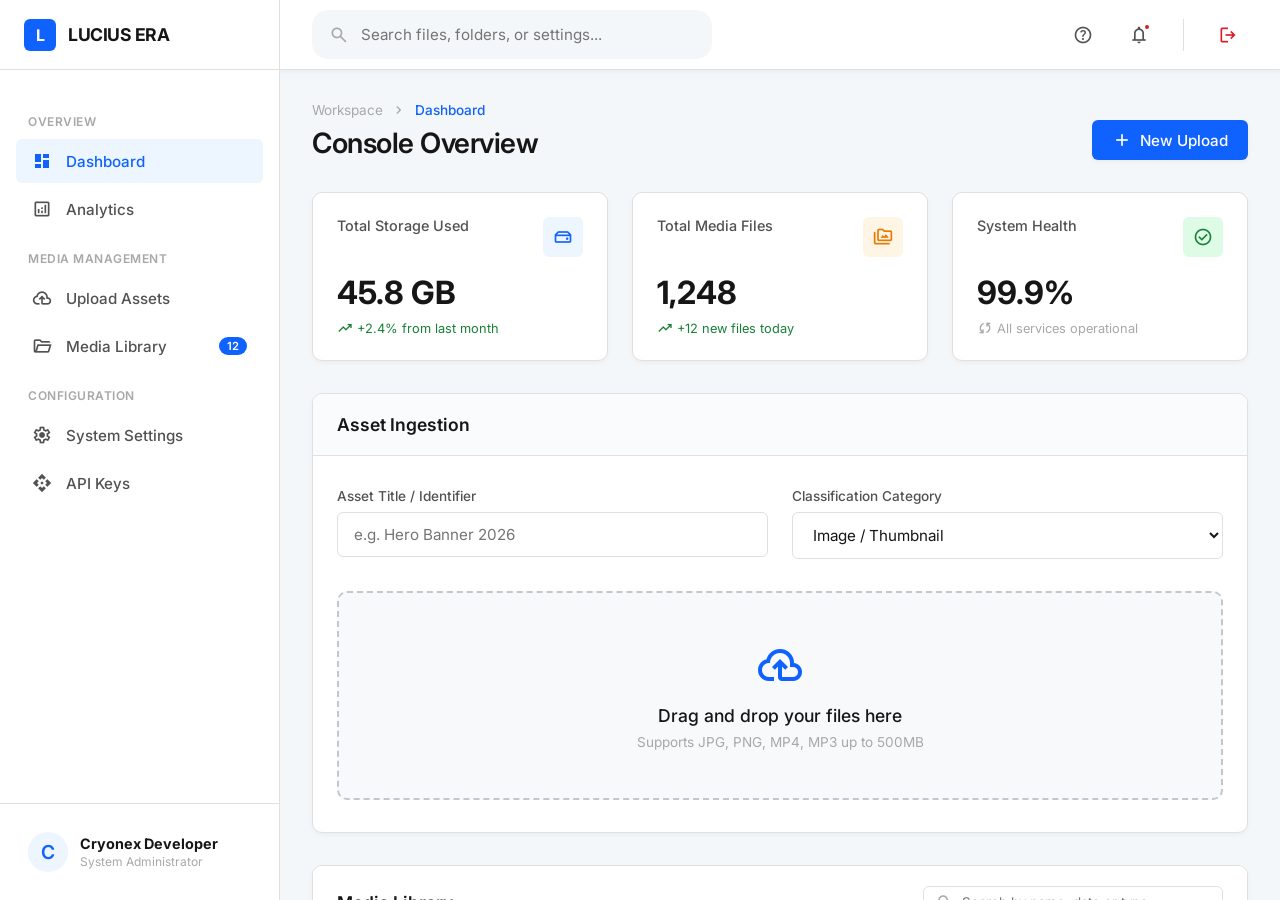
<file: admin.html>
<!DOCTYPE html>
<html lang="en">
<head>
    <meta charset="UTF-8">
    <meta name="viewport" content="width=device-width, initial-scale=1.0">
    <title>LUCIUS ERA | Enterprise Admin Console</title>
    
    <link rel="preconnect" href="https://fonts.googleapis.com">
    <link rel="preconnect" href="https://fonts.gstatic.com" crossorigin>
    <link href="https://fonts.googleapis.com/css2?family=Inter:wght@300;400;500;600;700&display=swap" rel="stylesheet">
    <link href="https://fonts.googleapis.com/css2?family=Material+Symbols+Outlined:opsz,wght,FILL,GRAD@20..48,100..700,0..1,-50..200" rel="stylesheet" />

    <style>
        /* ==========================================================================
           1. ENTERPRISE DESIGN SYSTEM (VARIABLES)
           ========================================================================== */
        :root {
            /* Google/Apple style clean color palette */
            --primary-color: #0F62FE;        /* Professional Enterprise Blue */
            --primary-hover: #0353E9;
            --primary-light: #EDF5FF;
            --surface-color: #FFFFFF;
            --background-color: #F4F7F9;     /* Very smooth light gray/blue */
            --border-color: #E0E0E0;
            
            /* Text Colors */
            --text-primary: #161616;
            --text-secondary: #525252;
            --text-tertiary: #A8A8A8;
            
            /* Status Colors */
            --success-color: #198038;
            --success-bg: #DEFBE6;
            --warning-color: #F1C21B;
            --error-color: #DA1E28;
            --error-bg: #FFF1F1;

            /* Shadows & Transitions */
            --shadow-sm: 0 2px 4px rgba(0,0,0,0.04);
            --shadow-md: 0 4px 8px rgba(0,0,0,0.06);
            --shadow-lg: 0 12px 24px rgba(0,0,0,0.08);
            --shadow-dropdown: 0 4px 16px rgba(0,0,0,0.12);
            --transition-smooth: all 0.25s cubic-bezier(0.2, 0, 0, 1);
            --radius-sm: 6px;
            --radius-md: 10px;
            --radius-lg: 16px;
        }

        /* ==========================================================================
           2. GLOBAL RESET & TYPOGRAPHY
           ========================================================================== */
        * {
            margin: 0;
            padding: 0;
            box-sizing: border-box;
            font-family: 'Inter', sans-serif;
            -webkit-font-smoothing: antialiased;
        }

        body {
            background-color: var(--background-color);
            color: var(--text-primary);
            display: flex;
            height: 100vh;
            overflow: hidden;
        }

        /* Custom minimal scrollbar */
        ::-webkit-scrollbar { width: 6px; height: 6px; }
        ::-webkit-scrollbar-track { background: transparent; }
        ::-webkit-scrollbar-thumb { background: #C1C1C1; border-radius: 10px; }
        ::-webkit-scrollbar-thumb:hover { background: #A8A8A8; }

        /* Icon alignment fix */
        .material-symbols-outlined {
            font-variation-settings: 'FILL' 0, 'wght' 400, 'GRAD' 0, 'opsz' 24;
            vertical-align: middle;
            font-size: 20px;
        }

        /* ==========================================================================
           3. SIDEBAR NAVIGATION
           ========================================================================== */
        .sidebar {
            width: 280px;
            background-color: var(--surface-color);
            border-right: 1px solid var(--border-color);
            display: flex;
            flex-direction: column;
            transition: var(--transition-smooth);
            z-index: 1000;
        }

        .sidebar-header {
            height: 70px;
            display: flex;
            align-items: center;
            padding: 0 24px;
            border-bottom: 1px solid var(--border-color);
        }

        .brand-logo {
            display: flex;
            align-items: center;
            gap: 12px;
            text-decoration: none;
        }

        .brand-icon {
            width: 32px;
            height: 32px;
            background: var(--primary-color);
            color: white;
            border-radius: var(--radius-sm);
            display: flex;
            align-items: center;
            justify-content: center;
            font-weight: bold;
        }

        .brand-title {
            font-size: 1.1rem;
            font-weight: 700;
            color: var(--text-primary);
            letter-spacing: -0.5px;
        }

        .nav-menu {
            flex: 1;
            padding: 24px 16px;
            overflow-y: auto;
        }

        .nav-section-title {
            font-size: 0.75rem;
            text-transform: uppercase;
            font-weight: 600;
            color: var(--text-tertiary);
            letter-spacing: 0.5px;
            margin: 20px 0 10px 12px;
        }

        .nav-item {
            display: flex;
            align-items: center;
            gap: 14px;
            padding: 12px 16px;
            color: var(--text-secondary);
            text-decoration: none;
            border-radius: var(--radius-sm);
            font-size: 0.95rem;
            font-weight: 500;
            margin-bottom: 4px;
            transition: var(--transition-smooth);
        }

        .nav-item:hover {
            background-color: #F8F9FA;
            color: var(--text-primary);
        }

        .nav-item.active {
            background-color: var(--primary-light);
            color: var(--primary-color);
        }

        .nav-item.active .material-symbols-outlined {
            font-variation-settings: 'FILL' 1; /* Filled icon for active state */
        }

        .nav-badge {
            margin-left: auto;
            background: var(--primary-color);
            color: white;
            font-size: 0.7rem;
            padding: 2px 8px;
            border-radius: 100px;
            font-weight: 600;
        }

        .sidebar-footer {
            padding: 20px;
            border-top: 1px solid var(--border-color);
        }

        .user-profile {
            display: flex;
            align-items: center;
            gap: 12px;
            padding: 8px;
            border-radius: var(--radius-sm);
            cursor: pointer;
            transition: var(--transition-smooth);
        }

        .user-profile:hover { background-color: #F8F9FA; }
        
        .avatar {
            width: 40px;
            height: 40px;
            border-radius: 50%;
            background: var(--primary-light);
            color: var(--primary-color);
            display: flex;
            align-items: center;
            justify-content: center;
            font-weight: 600;
            font-size: 1.2rem;
        }

        .user-info h4 { font-size: 0.9rem; color: var(--text-primary); margin-bottom: 2px; }
        .user-info p { font-size: 0.75rem; color: var(--text-tertiary); }

        /* ==========================================================================
           4. MAIN CONTENT AREA & HEADER
           ========================================================================== */
        .main-wrapper {
            flex: 1;
            display: flex;
            flex-direction: column;
            overflow: hidden;
        }

        .top-header {
            height: 70px;
            background-color: var(--surface-color);
            border-bottom: 1px solid var(--border-color);
            display: flex;
            align-items: center;
            justify-content: space-between;
            padding: 0 32px;
            box-shadow: var(--shadow-sm);
            z-index: 100;
        }

        .header-search {
            display: flex;
            align-items: center;
            background: #F4F7F9;
            border-radius: var(--radius-lg);
            padding: 8px 16px;
            width: 400px;
            border: 1px solid transparent;
            transition: var(--transition-smooth);
        }

        .header-search:focus-within {
            background: var(--surface-color);
            border-color: var(--primary-color);
            box-shadow: 0 0 0 4px var(--primary-light);
        }

        .header-search input {
            border: none;
            background: transparent;
            outline: none;
            width: 100%;
            padding: 6px 12px;
            font-size: 0.95rem;
            color: var(--text-primary);
        }

        .header-actions {
            display: flex;
            align-items: center;
            gap: 16px;
        }

        .icon-btn {
            background: transparent;
            border: none;
            width: 40px;
            height: 40px;
            border-radius: 50%;
            display: flex;
            align-items: center;
            justify-content: center;
            color: var(--text-secondary);
            cursor: pointer;
            transition: var(--transition-smooth);
            position: relative;
        }

        .icon-btn:hover { background: #F4F7F9; color: var(--text-primary); }
        
        .notification-dot {
            position: absolute;
            top: 8px;
            right: 8px;
            width: 8px;
            height: 8px;
            background: var(--error-color);
            border-radius: 50%;
            border: 2px solid var(--surface-color);
        }

        /* ==========================================================================
           5. DASHBOARD LAYOUT & CARDS
           ========================================================================== */
        .content-area {
            flex: 1;
            padding: 32px;
            overflow-y: auto;
        }

        .page-header {
            margin-bottom: 32px;
            display: flex;
            justify-content: space-between;
            align-items: flex-end;
        }

        .page-header h1 {
            font-size: 1.75rem;
            color: var(--text-primary);
            font-weight: 600;
            letter-spacing: -0.5px;
        }

        .breadcrumb {
            font-size: 0.85rem;
            color: var(--text-tertiary);
            display: flex;
            align-items: center;
            gap: 8px;
            margin-bottom: 8px;
        }

        .btn-primary {
            background: var(--primary-color);
            color: white;
            border: none;
            padding: 10px 20px;
            border-radius: var(--radius-sm);
            font-size: 0.95rem;
            font-weight: 500;
            cursor: pointer;
            display: flex;
            align-items: center;
            gap: 8px;
            transition: var(--transition-smooth);
            box-shadow: var(--shadow-sm);
        }

        .btn-primary:hover {
            background: var(--primary-hover);
            box-shadow: var(--shadow-md);
            transform: translateY(-1px);
        }

        /* Stats Grid */
        .stats-grid {
            display: grid;
            grid-template-columns: repeat(auto-fit, minmax(250px, 1fr));
            gap: 24px;
            margin-bottom: 32px;
        }

        .stat-card {
            background: var(--surface-color);
            border-radius: var(--radius-md);
            padding: 24px;
            border: 1px solid var(--border-color);
            box-shadow: var(--shadow-sm);
            transition: var(--transition-smooth);
        }

        .stat-card:hover {
            box-shadow: var(--shadow-md);
            border-color: #D0D0D0;
        }

        .stat-header {
            display: flex;
            justify-content: space-between;
            align-items: flex-start;
            margin-bottom: 16px;
        }

        .stat-title {
            font-size: 0.9rem;
            color: var(--text-secondary);
            font-weight: 500;
        }

        .stat-icon-box {
            width: 40px;
            height: 40px;
            border-radius: var(--radius-sm);
            display: flex;
            align-items: center;
            justify-content: center;
        }

        .stat-value {
            font-size: 2rem;
            font-weight: 700;
            color: var(--text-primary);
            margin-bottom: 8px;
        }

        .stat-trend {
            font-size: 0.8rem;
            display: flex;
            align-items: center;
            gap: 4px;
        }

        .trend-up { color: var(--success-color); }
        .trend-down { color: var(--error-color); }

        /* ==========================================================================
           6. ADVANCED UPLOAD COMPONENT
           ========================================================================== */
        .panel {
            background: var(--surface-color);
            border-radius: var(--radius-md);
            border: 1px solid var(--border-color);
            box-shadow: var(--shadow-sm);
            margin-bottom: 32px;
            overflow: hidden;
        }

        .panel-header {
            padding: 20px 24px;
            border-bottom: 1px solid var(--border-color);
            background: #FAFBFC;
            display: flex;
            justify-content: space-between;
            align-items: center;
        }

        .panel-title {
            font-size: 1.1rem;
            font-weight: 600;
            color: var(--text-primary);
        }

        .panel-body { padding: 32px 24px; }

        .form-grid {
            display: grid;
            grid-template-columns: 1fr 1fr;
            gap: 24px;
            margin-bottom: 32px;
        }

        .input-group { display: flex; flex-direction: column; gap: 8px; }

        .input-label {
            font-size: 0.85rem;
            font-weight: 500;
            color: var(--text-secondary);
        }

        .form-control {
            padding: 12px 16px;
            border: 1px solid var(--border-color);
            border-radius: var(--radius-sm);
            font-size: 0.95rem;
            color: var(--text-primary);
            transition: var(--transition-smooth);
            background: #FFFFFF;
        }

        .form-control:focus {
            outline: none;
            border-color: var(--primary-color);
            box-shadow: 0 0 0 4px var(--primary-light);
        }

        /* Drag & Drop Area */
        .upload-dropzone {
            border: 2px dashed #C1C7CD;
            border-radius: var(--radius-md);
            padding: 48px 24px;
            text-align: center;
            background: #F8F9FA;
            cursor: pointer;
            transition: var(--transition-smooth);
        }

        .upload-dropzone:hover, .upload-dropzone.dragover {
            background: var(--primary-light);
            border-color: var(--primary-color);
        }

        .upload-icon {
            font-size: 3rem;
            color: var(--primary-color);
            margin-bottom: 16px;
        }

        .upload-text {
            font-size: 1.1rem;
            color: var(--text-primary);
            font-weight: 500;
            margin-bottom: 8px;
        }

        .upload-hint {
            font-size: 0.85rem;
            color: var(--text-tertiary);
        }

        /* Upload Progress UI */
        .upload-progress-container {
            margin-top: 24px;
            display: none;
        }

        .file-item {
            display: flex;
            align-items: center;
            padding: 16px;
            border: 1px solid var(--border-color);
            border-radius: var(--radius-sm);
            background: #FFFFFF;
        }

        .file-icon {
            color: var(--text-secondary);
            margin-right: 16px;
            font-size: 2rem;
        }

        .file-details { flex: 1; }
        
        .file-name {
            font-size: 0.9rem;
            font-weight: 500;
            color: var(--text-primary);
            margin-bottom: 8px;
            display: flex;
            justify-content: space-between;
        }

        .progress-bar {
            height: 6px;
            background: var(--border-color);
            border-radius: 100px;
            overflow: hidden;
        }

        .progress-fill {
            height: 100%;
            background: var(--primary-color);
            width: 0%;
            transition: width 0.3s ease;
        }

        /* ==========================================================================
           7. ENTERPRISE DATA TABLE
           ========================================================================== */
        .table-controls {
            display: flex;
            justify-content: space-between;
            align-items: center;
            padding: 16px 24px;
            border-bottom: 1px solid var(--border-color);
        }

        .table-search {
            display: flex;
            align-items: center;
            border: 1px solid var(--border-color);
            border-radius: var(--radius-sm);
            padding: 6px 12px;
            width: 300px;
        }

        .table-search input {
            border: none;
            outline: none;
            width: 100%;
            padding-left: 8px;
        }

        .data-table {
            width: 100%;
            border-collapse: collapse;
        }

        .data-table th, .data-table td {
            padding: 16px 24px;
            text-align: left;
            border-bottom: 1px solid var(--border-color);
        }

        .data-table th {
            background: #FAFBFC;
            font-size: 0.8rem;
            font-weight: 600;
            color: var(--text-secondary);
            text-transform: uppercase;
            letter-spacing: 0.5px;
        }

        .data-table td {
            font-size: 0.95rem;
            color: var(--text-primary);
            vertical-align: middle;
        }

        .data-table tr { transition: var(--transition-smooth); }
        .data-table tr:hover { background-color: #F8F9FA; }

        /* Table Components */
        .file-cell {
            display: flex;
            align-items: center;
            gap: 12px;
        }

        .file-thumbnail {
            width: 40px;
            height: 40px;
            border-radius: var(--radius-sm);
            background: #F4F7F9;
            display: flex;
            align-items: center;
            justify-content: center;
            overflow: hidden;
            border: 1px solid var(--border-color);
        }

        .file-thumbnail img { width: 100%; height: 100%; object-fit: cover; }

        .status-badge {
            display: inline-flex;
            align-items: center;
            gap: 6px;
            padding: 4px 10px;
            border-radius: 100px;
            font-size: 0.75rem;
            font-weight: 600;
        }

        .status-success { background: var(--success-bg); color: var(--success-color); }
        .status-warning { background: #FEF5D9; color: var(--warning-color); }

        .action-menu {
            position: relative;
            display: inline-block;
        }

        /* Pagination */
        .pagination {
            padding: 16px 24px;
            display: flex;
            justify-content: space-between;
            align-items: center;
            border-top: 1px solid var(--border-color);
            background: #FAFBFC;
        }

        .page-text { font-size: 0.85rem; color: var(--text-secondary); }

        .page-buttons { display: flex; gap: 8px; }

        .btn-page {
            border: 1px solid var(--border-color);
            background: white;
            width: 32px;
            height: 32px;
            border-radius: var(--radius-sm);
            display: flex;
            align-items: center;
            justify-content: center;
            cursor: pointer;
            color: var(--text-secondary);
            transition: var(--transition-smooth);
        }

        .btn-page:hover { background: #F4F7F9; border-color: #C1C1C1; }
        .btn-page.active { background: var(--primary-color); color: white; border-color: var(--primary-color); }

        /* ==========================================================================
           8. TOAST NOTIFICATION SYSTEM
           ========================================================================== */
        .toast-container {
            position: fixed;
            bottom: 32px;
            right: 32px;
            display: flex;
            flex-direction: column;
            gap: 12px;
            z-index: 9999;
        }

        .toast {
            background: var(--surface-color);
            border-left: 4px solid var(--success-color);
            box-shadow: var(--shadow-lg);
            border-radius: var(--radius-sm);
            padding: 16px 20px;
            display: flex;
            align-items: center;
            gap: 16px;
            min-width: 300px;
            transform: translateX(120%);
            transition: transform 0.4s cubic-bezier(0.2, 0, 0, 1);
        }

        .toast.show { transform: translateX(0); }

        .toast-icon { color: var(--success-color); font-size: 1.5rem; }
        .toast-content h4 { font-size: 0.95rem; color: var(--text-primary); margin-bottom: 2px; }
        .toast-content p { font-size: 0.85rem; color: var(--text-secondary); }
        .toast-close { margin-left: auto; cursor: pointer; color: var(--text-tertiary); }

    </style>
</head>
<body>

    <aside class="sidebar">
        <div class="sidebar-header">
            <a href="#" class="brand-logo">
                <div class="brand-icon">L</div>
                <div class="brand-title">LUCIUS ERA</div>
            </a>
        </div>
        
        <div class="nav-menu">
            <div class="nav-section-title">Overview</div>
            <a href="#" class="nav-item active">
                <span class="material-symbols-outlined">dashboard</span>
                Dashboard
            </a>
            <a href="#" class="nav-item">
                <span class="material-symbols-outlined">analytics</span>
                Analytics
            </a>

            <div class="nav-section-title">Media Management</div>
            <a href="#uploadSection" class="nav-item">
                <span class="material-symbols-outlined">cloud_upload</span>
                Upload Assets
            </a>
            <a href="#librarySection" class="nav-item">
                <span class="material-symbols-outlined">folder_open</span>
                Media Library
                <span class="nav-badge">12</span>
            </a>

            <div class="nav-section-title">Configuration</div>
            <a href="#" class="nav-item">
                <span class="material-symbols-outlined">settings</span>
                System Settings
            </a>
            <a href="#" class="nav-item">
                <span class="material-symbols-outlined">api</span>
                API Keys
            </a>
        </div>

        <div class="sidebar-footer">
            <div class="user-profile">
                <div class="avatar">C</div>
                <div class="user-info">
                    <h4>Cryonex Developer</h4>
                    <p>System Administrator</p>
                </div>
            </div>
        </div>
    </aside>

    <main class="main-wrapper">
        
        <header class="top-header">
            <div class="header-search">
                <span class="material-symbols-outlined" style="color: var(--text-tertiary)">search</span>
                <input type="text" placeholder="Search files, folders, or settings...">
            </div>
            
            <div class="header-actions">
                <button class="icon-btn">
                    <span class="material-symbols-outlined">help</span>
                </button>
                <button class="icon-btn">
                    <span class="material-symbols-outlined">notifications</span>
                    <div class="notification-dot"></div>
                </button>
                <div style="height: 32px; width: 1px; background: var(--border-color); margin: 0 8px;"></div>
                <button class="icon-btn" style="color: var(--error-color);">
                    <span class="material-symbols-outlined">logout</span>
                </button>
            </div>
        </header>

        <div class="content-area">
            
            <div class="page-header">
                <div>
                    <div class="breadcrumb">
                        <span>Workspace</span>
                        <span class="material-symbols-outlined" style="font-size: 16px;">chevron_right</span>
                        <span style="color: var(--primary-color); font-weight: 500;">Dashboard</span>
                    </div>
                    <h1>Console Overview</h1>
                </div>
                <button class="btn-primary" onclick="document.getElementById('fileInput').click()">
                    <span class="material-symbols-outlined">add</span>
                    New Upload
                </button>
            </div>

            <div class="stats-grid">
                <div class="stat-card">
                    <div class="stat-header">
                        <div class="stat-title">Total Storage Used</div>
                        <div class="stat-icon-box" style="background: var(--primary-light); color: var(--primary-color);">
                            <span class="material-symbols-outlined">hard_drive</span>
                        </div>
                    </div>
                    <div class="stat-value">45.8 GB</div>
                    <div class="stat-trend trend-up">
                        <span class="material-symbols-outlined" style="font-size: 16px;">trending_up</span>
                        <span>+2.4% from last month</span>
                    </div>
                </div>

                <div class="stat-card">
                    <div class="stat-header">
                        <div class="stat-title">Total Media Files</div>
                        <div class="stat-icon-box" style="background: #FFF5E5; color: #E87A00;">
                            <span class="material-symbols-outlined">perm_media</span>
                        </div>
                    </div>
                    <div class="stat-value" id="totalFilesCount">1,248</div>
                    <div class="stat-trend trend-up">
                        <span class="material-symbols-outlined" style="font-size: 16px;">trending_up</span>
                        <span>+12 new files today</span>
                    </div>
                </div>

                <div class="stat-card">
                    <div class="stat-header">
                        <div class="stat-title">System Health</div>
                        <div class="stat-icon-box" style="background: var(--success-bg); color: var(--success-color);">
                            <span class="material-symbols-outlined">check_circle</span>
                        </div>
                    </div>
                    <div class="stat-value">99.9%</div>
                    <div class="stat-trend" style="color: var(--text-tertiary);">
                        <span class="material-symbols-outlined" style="font-size: 16px;">sync</span>
                        <span>All services operational</span>
                    </div>
                </div>
            </div>

            <div class="panel" id="uploadSection">
                <div class="panel-header">
                    <h3 class="panel-title">Asset Ingestion</h3>
                </div>
                <div class="panel-body">
                    <div class="form-grid">
                        <div class="input-group">
                            <label class="input-label">Asset Title / Identifier</label>
                            <input type="text" class="form-control" id="fileTitle" placeholder="e.g. Hero Banner 2026">
                        </div>
                        <div class="input-group">
                            <label class="input-label">Classification Category</label>
                            <select class="form-control" id="fileCategory">
                                <option value="Thumbnail">Image / Thumbnail</option>
                                <option value="Video">Video Media</option>
                                <option value="Audio">Audio Track</option>
                                <option value="Document">Document / PDF</option>
                            </select>
                        </div>
                    </div>

                    <div class="upload-dropzone" id="dropZone">
                        <span class="material-symbols-outlined upload-icon">cloud_upload</span>
                        <h4 class="upload-text">Drag and drop your files here</h4>
                        <p class="upload-hint">Supports JPG, PNG, MP4, MP3 up to 500MB</p>
                        <input type="file" id="fileInput" style="display: none;">
                    </div>

                    <div class="upload-progress-container" id="uploadProgressUI">
                        <div class="file-item">
                            <span class="material-symbols-outlined file-icon">insert_drive_file</span>
                            <div class="file-details">
                                <div class="file-name">
                                    <span id="selectedFileName">filename.jpg</span>
                                    <span id="uploadPercentage" style="color: var(--primary-color);">0%</span>
                                </div>
                                <div class="progress-bar">
                                    <div class="progress-fill" id="progressBarFill"></div>
                                </div>
                            </div>
                        </div>
                        <div style="margin-top: 20px; display: flex; justify-content: flex-end;">
                            <button class="btn-primary" id="uploadBtn" onclick="simulateUpload()">
                                <span class="material-symbols-outlined">backup</span> Start Upload
                            </button>
                        </div>
                    </div>
                </div>
            </div>

            <div class="panel" id="librarySection">
                <div class="panel-header" style="background: white;">
                    <h3 class="panel-title">Media Library</h3>
                    <div class="table-search">
                        <span class="material-symbols-outlined" style="color: var(--text-tertiary); font-size: 18px;">search</span>
                        <input type="text" placeholder="Search by name, date or type...">
                    </div>
                </div>
                
                <table class="data-table">
                    <thead>
                        <tr>
                            <th style="width: 40px;"><input type="checkbox"></th>
                            <th>Asset Detail</th>
                            <th>Category</th>
                            <th>Date Added</th>
                            <th>Status</th>
                            <th style="text-align: right;">Actions</th>
                        </tr>
                    </thead>
                    <tbody id="mediaTableBody">
                        <tr>
                            <td><input type="checkbox"></td>
                            <td>
                                <div class="file-cell">
                                    <div class="file-thumbnail">
                                        <span class="material-symbols-outlined" style="color: #A8A8A8;">image</span>
                                    </div>
                                    <div>
                                        <div style="font-weight: 500;">Header_Background_Final.png</div>
                                        <div style="font-size: 0.8rem; color: var(--text-tertiary);">2.4 MB</div>
                                    </div>
                                </div>
                            </td>
                            <td>Thumbnail</td>
                            <td><span style="color: var(--text-secondary);">Oct 24, 2026</span></td>
                            <td>
                                <span class="status-badge status-success">
                                    <span class="material-symbols-outlined" style="font-size: 14px;">check_circle</span> Published
                                </span>
                            </td>
                            <td style="text-align: right;">
                                <button class="icon-btn"><span class="material-symbols-outlined">more_vert</span></button>
                            </td>
                        </tr>

                        <tr>
                            <td><input type="checkbox"></td>
                            <td>
                                <div class="file-cell">
                                    <div class="file-thumbnail" style="background: #FFF1F1;">
                                        <span class="material-symbols-outlined" style="color: var(--error-color);">movie</span>
                                    </div>
                                    <div>
                                        <div style="font-weight: 500;">Promo_Campaign_1080p.mp4</div>
                                        <div style="font-size: 0.8rem; color: var(--text-tertiary);">145 MB</div>
                                    </div>
                                </div>
                            </td>
                            <td>Video</td>
                            <td><span style="color: var(--text-secondary);">Oct 23, 2026</span></td>
                            <td>
                                <span class="status-badge status-warning">
                                    <span class="material-symbols-outlined" style="font-size: 14px;">pending</span> Processing
                                </span>
                            </td>
                            <td style="text-align: right;">
                                <button class="icon-btn"><span class="material-symbols-outlined">more_vert</span></button>
                            </td>
                        </tr>
                    </tbody>
                </table>

                <div class="pagination">
                    <div class="page-text">Showing <strong>1-10</strong> of <strong>1,248</strong> assets</div>
                    <div class="page-buttons">
                        <button class="btn-page"><span class="material-symbols-outlined" style="font-size: 18px;">chevron_left</span></button>
                        <button class="btn-page active">1</button>
                        <button class="btn-page">2</button>
                        <button class="btn-page">3</button>
                        <span style="color: var(--text-tertiary); padding: 0 4px;">...</span>
                        <button class="btn-page"><span class="material-symbols-outlined" style="font-size: 18px;">chevron_right</span></button>
                    </div>
                </div>
            </div>

        </div>
    </main>

    <div class="toast-container" id="toastContainer"></div>

    <script>
        // 1. DRAG AND DROP & UPLOAD UI LOGIC
        const dropZone = document.getElementById('dropZone');
        const fileInput = document.getElementById('fileInput');
        const uploadProgressUI = document.getElementById('uploadProgressUI');
        const selectedFileName = document.getElementById('selectedFileName');

        // Click to browse
        dropZone.addEventListener('click', () => fileInput.click());

        // Drag Events
        ['dragenter', 'dragover', 'dragleave', 'drop'].forEach(eventName => {
            dropZone.addEventListener(eventName, preventDefaults, false);
        });

        function preventDefaults(e) {
            e.preventDefault();
            e.stopPropagation();
        }

        ['dragenter', 'dragover'].forEach(eventName => {
            dropZone.addEventListener(eventName, () => dropZone.classList.add('dragover'), false);
        });

        ['dragleave', 'drop'].forEach(eventName => {
            dropZone.addEventListener(eventName, () => dropZone.classList.remove('dragover'), false);
        });

        // Handle File Selection
        dropZone.addEventListener('drop', (e) => {
            let dt = e.dataTransfer;
            let files = dt.files;
            handleFiles(files);
        });

        fileInput.addEventListener('change', function() {
            handleFiles(this.files);
        });

        function handleFiles(files) {
            if(files.length > 0) {
                // Hide dropzone text, show progress UI
                dropZone.style.display = 'none';
                uploadProgressUI.style.display = 'block';
                selectedFileName.textContent = files[0].name;
            }
        }

        // 2. SIMULATE UPLOAD ANIMATION (For UI purpose)
        function simulateUpload() {
            const btn = document.getElementById('uploadBtn');
            const fill = document.getElementById('progressBarFill');
            const pct = document.getElementById('uploadPercentage');
            
            btn.innerHTML = '<span class="material-symbols-outlined" style="animation: pulse 1s infinite;">sync</span> Uploading...';
            btn.style.opacity = '0.7';
            btn.disabled = true;

            let width = 0;
            const interval = setInterval(() => {
                if (width >= 100) {
                    clearInterval(interval);
                    btn.innerHTML = '<span class="material-symbols-outlined">check</span> Complete';
                    btn.style.background = 'var(--success-color)';
                    showToast('Upload Successful', 'Your asset has been securely uploaded to the cloud.', 'check_circle');
                    
                    // Reset UI after 3 seconds
                    setTimeout(() => {
                        dropZone.style.display = 'block';
                        uploadProgressUI.style.display = 'none';
                        fill.style.width = '0%';
                        pct.textContent = '0%';
                        btn.innerHTML = '<span class="material-symbols-outlined">backup</span> Start Upload';
                        btn.style.background = 'var(--primary-color)';
                        btn.style.opacity = '1';
                        btn.disabled = false;
                        document.getElementById('fileTitle').value = '';
                    }, 3000);

                } else {
                    width += Math.floor(Math.random() * 15) + 5;
                    if(width > 100) width = 100;
                    fill.style.width = width + '%';
                    pct.textContent = width + '%';
                }
            }, 300);
        }

        // 3. ENTERPRISE TOAST NOTIFICATION SYSTEM
        function showToast(title, message, iconName) {
            const container = document.getElementById('toastContainer');
            const toast = document.createElement('div');
            toast.className = 'toast';
            
            toast.innerHTML = `
                <span class="material-symbols-outlined toast-icon">${iconName}</span>
                <div class="toast-content">
                    <h4>${title}</h4>
                    <p>${message}</p>
                </div>
                <span class="material-symbols-outlined toast-close" onclick="this.parentElement.remove()">close</span>
            `;
            
            container.appendChild(toast);
            
            // Trigger animation
            setTimeout(() => toast.classList.add('show'), 10);
            
            // Auto remove
            setTimeout(() => {
                toast.classList.remove('show');
                setTimeout(() => toast.remove(), 400);
            }, 4000);
        }
    </script>
    
    </body>
</html>
</file>
